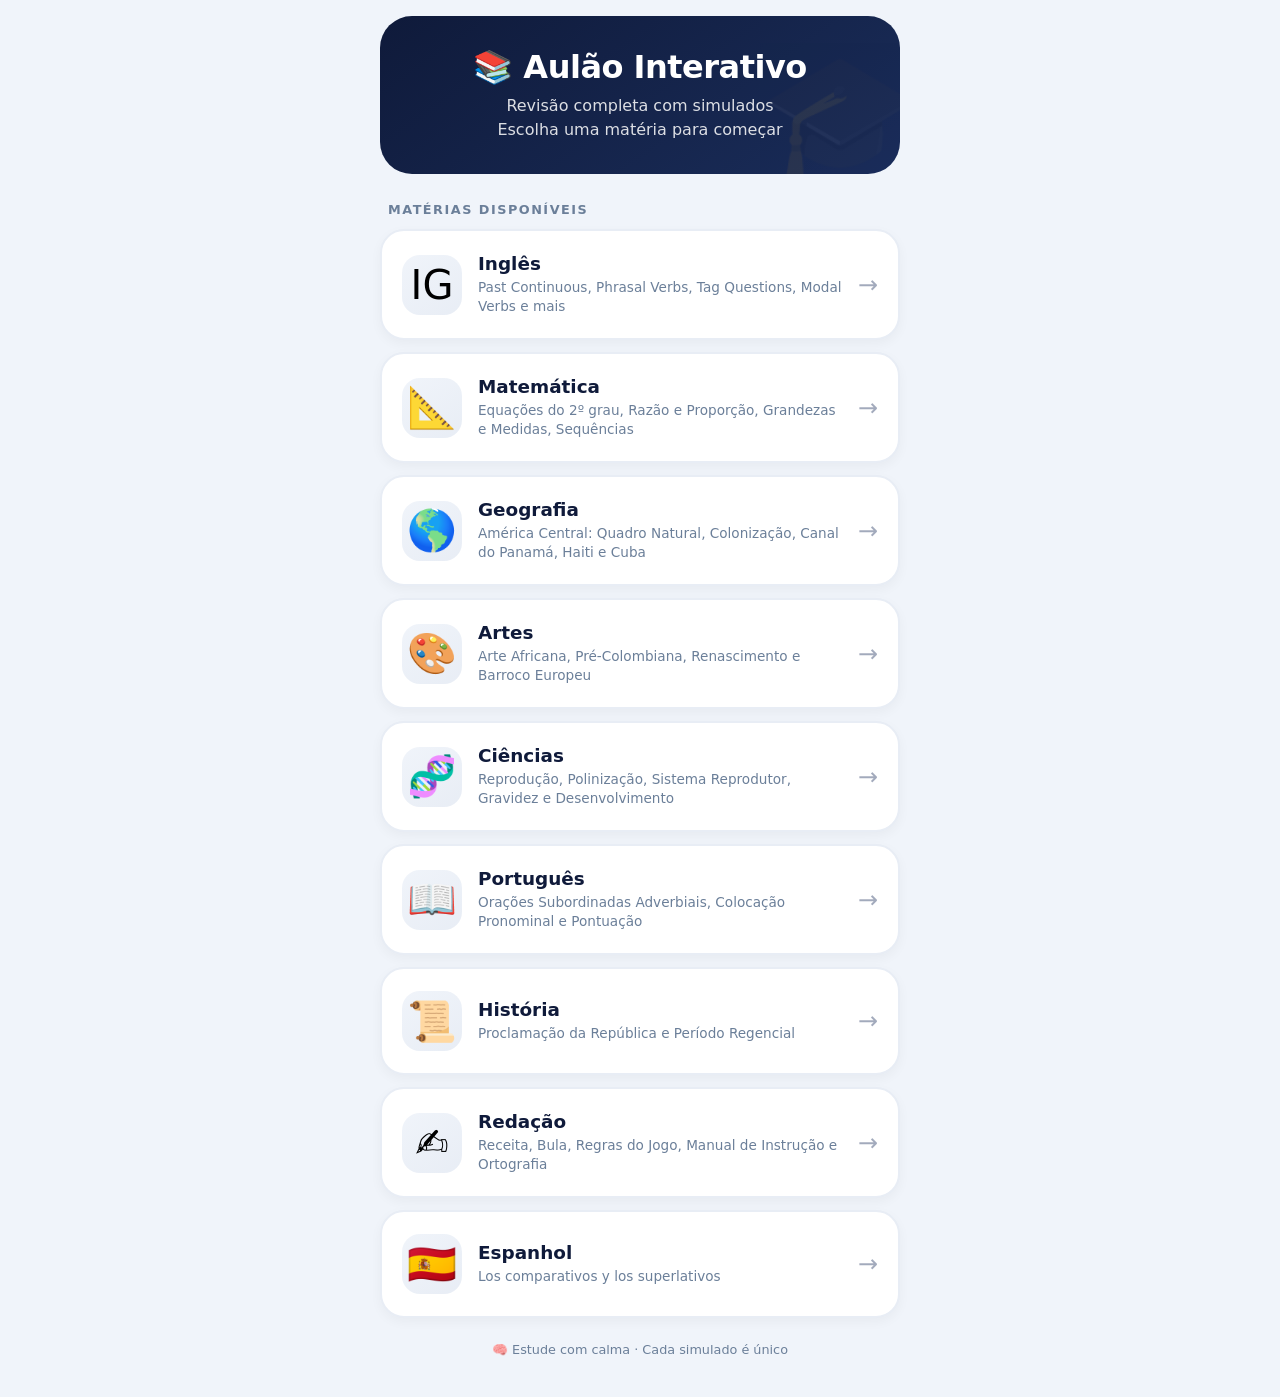
<file: index.html>
<!DOCTYPE html>
<html lang="pt-BR">
<head>
    <!-- ============================================================ -->
    <!-- GOOGLE ANALYTICS                                             -->
    <!-- ============================================================ -->
    <script async src="https://www.googletagmanager.com/gtag/js?id=G-EP4WJYRN0Q"></script>
    <script>
      window.dataLayer = window.dataLayer || [];
      function gtag(){dataLayer.push(arguments);}
      gtag('js', new Date());
      gtag('config', 'G-EP4WJYRN0Q');
    </script>

    <!-- ============================================================ -->
    <!-- META E TÍTULO                                                -->
    <!-- ============================================================ -->
    <meta charset="UTF-8">
    <meta name="viewport" content="width=device-width, initial-scale=1.0, maximum-scale=1.0, user-scalable=yes">
    <title>Aulão · Revisão Completa</title>
    <link rel="stylesheet" href="css/style.css">

    <!-- ============================================================ -->
    <!-- ESTILOS ESPECÍFICOS DA PÁGINA INICIAL                        -->
    <!-- ============================================================ -->
    <style>
        .materia-card {
            background: white;
            border-radius: 24px;
            padding: 22px 20px;
            margin-bottom: 12px;
            border: 2px solid #e8edf5;
            display: flex;
            align-items: center;
            gap: 16px;
            cursor: pointer;
            transition: all 0.2s ease;
            box-shadow: 0 4px 12px rgba(0, 0, 0, 0.04);
            text-decoration: none;
            color: inherit;
        }

        .materia-card:active {
            transform: scale(0.98);
        }

        .materia-card:hover {
            border-color: #1a2d5a;
            box-shadow: 0 8px 20px rgba(26, 45, 90, 0.12);
            transform: translateY(-2px);
        }

        .materia-card .icone {
            font-size: 2.5rem;
            width: 60px;
            height: 60px;
            display: flex;
            align-items: center;
            justify-content: center;
            background: linear-gradient(145deg, #f0f4fa, #e8edf5);
            border-radius: 18px;
            flex-shrink: 0;
        }

        .materia-card .info {
            flex: 1;
        }

        .materia-card .info h3 {
            font-size: 1.15rem;
            color: #0f1a3a;
            margin-bottom: 4px;
            font-weight: 700;
        }

        .materia-card .info p {
            font-size: 0.85rem;
            color: #6b7f99;
            line-height: 1.4;
        }

        .materia-card .seta {
            font-size: 1.5rem;
            color: #1a2d5a;
            opacity: 0.4;
        }

        .hero {
            background: linear-gradient(145deg, #0f1a3a, #1a2d5a);
            color: white;
            padding: 32px 24px;
            border-radius: 32px;
            margin-bottom: 28px;
            position: relative;
            overflow: hidden;
            text-align: center;
        }

        .hero::after {
            content: "🎓";
            position: absolute;
            right: -20px;
            bottom: -20px;
            font-size: 8rem;
            opacity: 0.08;
        }

        .hero h1 {
            font-size: 2rem;
            font-weight: 800;
            letter-spacing: -0.5px;
            margin-bottom: 8px;
        }

        .hero p {
            font-size: 1rem;
            opacity: 0.85;
            line-height: 1.5;
        }

        .secao-titulo {
            font-size: 0.8rem;
            font-weight: 700;
            color: #6b7f99;
            text-transform: uppercase;
            letter-spacing: 1.5px;
            margin-bottom: 12px;
            padding-left: 8px;
        }
    </style>
</head>
<body>
    <div class="container">
        <div class="hero">
            <h1>📚 Aulão Interativo</h1>
            <p>Revisão completa com simulados<br>Escolha uma matéria para começar</p>
        </div>

        <div class="secao-titulo">Matérias disponíveis</div>

        <div id="listaMaterias"></div>

        <div class="footer">
            🧠 Estude com calma · Cada simulado é único
        </div>
    </div>

    <script src="data/catalogo.js"></script>
    <script src="js/app.js"></script>
</body>
</html>
</file>
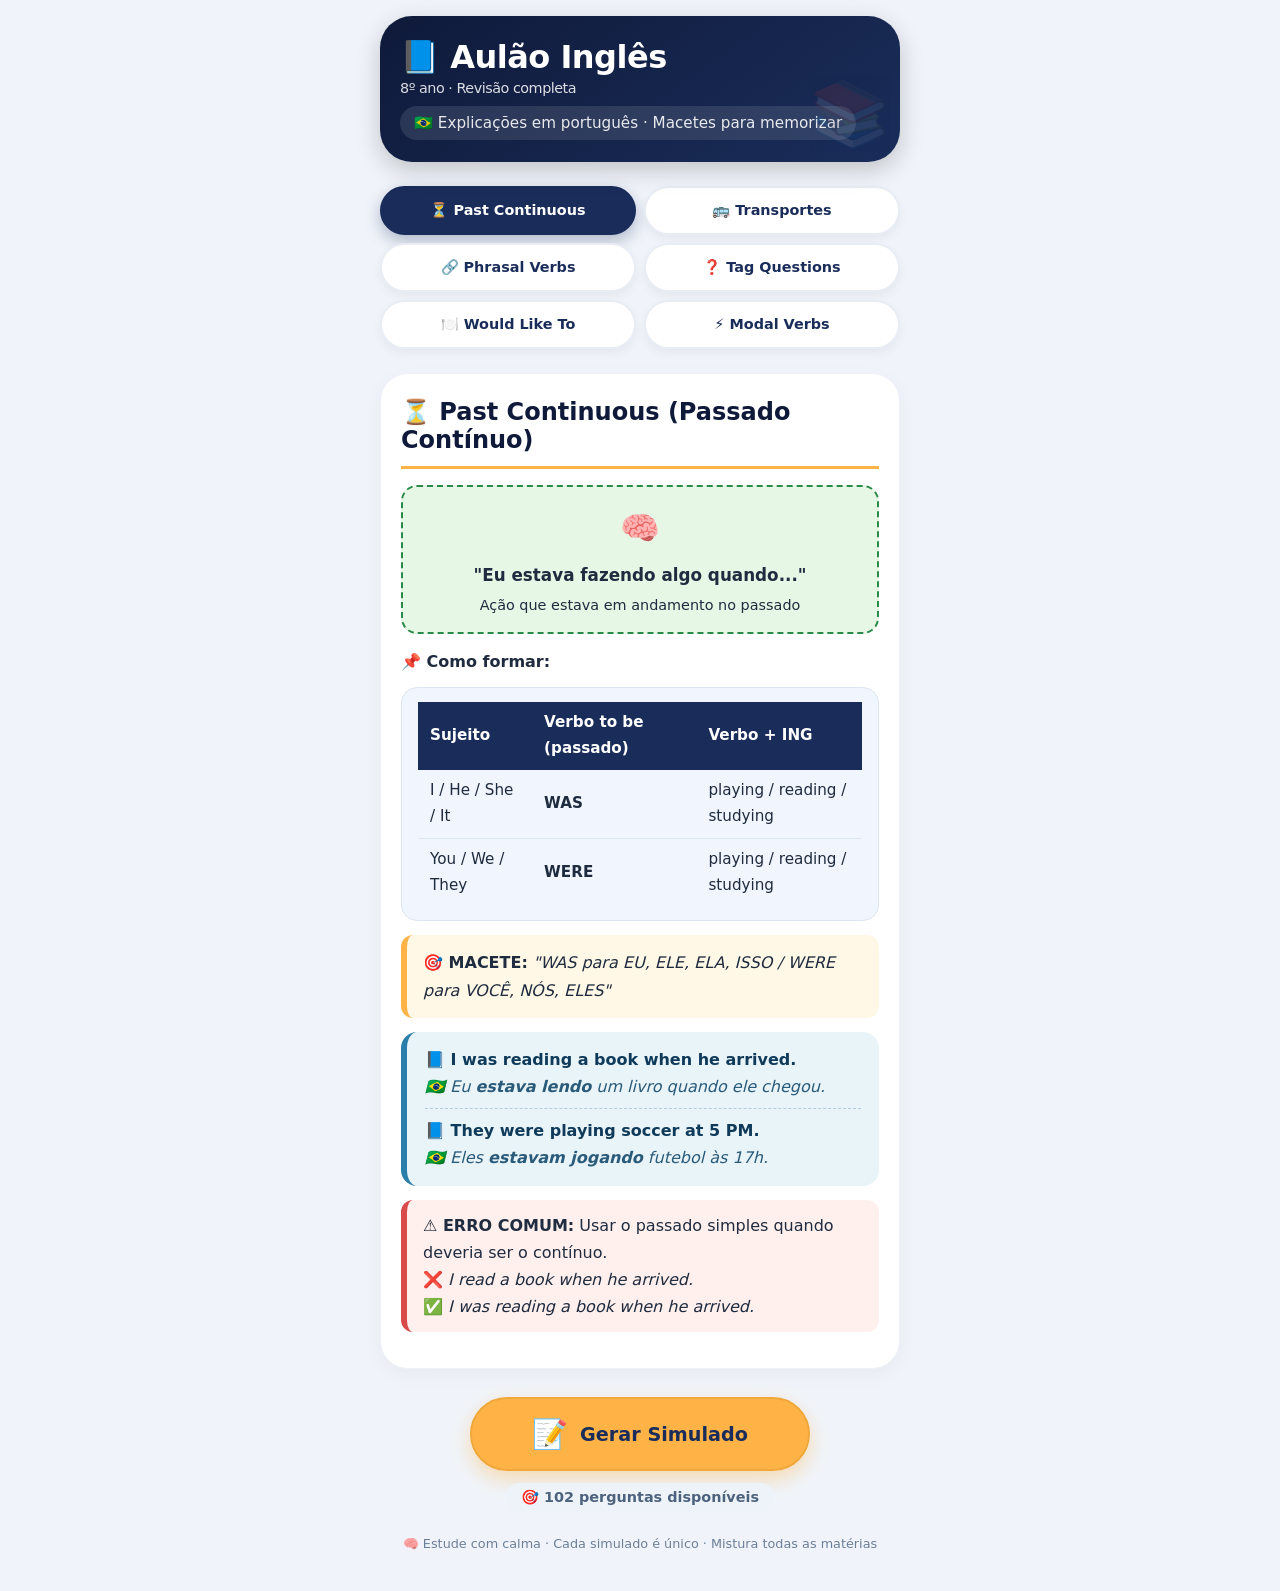
<file: Ingles.html>
<!DOCTYPE html>
<html lang="pt-BR">
<head>
    <meta charset="UTF-8">
    <meta name="viewport" content="width=device-width, initial-scale=1.0, maximum-scale=1.0, user-scalable=yes">
    <title>Aulão Inglês · 8º ano</title>
    <style>
        * {
            margin: 0;
            padding: 0;
            box-sizing: border-box;
            font-family: system-ui, -apple-system, 'Segoe UI', Roboto, sans-serif;
        }

        body {
            background: #f0f4fa;
            min-height: 100vh;
            padding: 16px 12px 40px;
            display: flex;
            flex-direction: column;
            align-items: center;
        }

        .container {
            max-width: 520px;
            width: 100%;
            margin: 0 auto;
        }

        .header {
            background: linear-gradient(145deg, #0f1a3a, #1a2d5a);
            color: white;
            padding: 22px 20px;
            border-radius: 32px;
            margin-bottom: 24px;
            box-shadow: 0 8px 24px rgba(0, 0, 0, 0.2);
            position: relative;
            overflow: hidden;
        }

        .header::after {
            content: "📚";
            position: absolute;
            right: 10px;
            bottom: 10px;
            font-size: 4rem;
            opacity: 0.1;
        }

        .header h1 {
            font-size: 2rem;
            font-weight: 800;
            letter-spacing: -0.5px;
            line-height: 1.2;
        }

        .header h1 small {
            font-size: 0.9rem;
            font-weight: 400;
            opacity: 0.85;
            display: block;
            margin-top: 4px;
        }

        .header .subtitle {
            margin-top: 8px;
            font-size: 0.95rem;
            opacity: 0.9;
            background: rgba(255, 255, 255, 0.12);
            padding: 8px 14px;
            border-radius: 40px;
            display: inline-block;
        }

        .materias-grid {
            display: flex;
            flex-wrap: wrap;
            gap: 8px;
            margin-bottom: 24px;
            justify-content: center;
        }

        .btn-materia {
            flex: 1 0 calc(50% - 8px);
            min-width: 120px;
            background: white;
            border: none;
            border-radius: 60px;
            padding: 14px 10px;
            font-weight: 700;
            font-size: 0.9rem;
            color: #1a2d5a;
            box-shadow: 0 4px 10px rgba(0, 0, 0, 0.05);
            transition: all 0.2s ease;
            border: 2px solid #e8edf5;
            display: flex;
            align-items: center;
            justify-content: center;
            gap: 8px;
            cursor: pointer;
            background: #ffffff;
        }

        .btn-materia:active {
            transform: scale(0.95);
        }

        .btn-materia.ativo {
            background: #1a2d5a;
            color: white;
            border-color: #1a2d5a;
            box-shadow: 0 6px 16px rgba(26, 45, 90, 0.3);
        }

        .explicacao-box {
            background: white;
            border-radius: 28px;
            padding: 24px 20px;
            margin-bottom: 28px;
            box-shadow: 0 6px 20px rgba(0, 0, 0, 0.04);
            border: 1px solid #eef2f7;
            min-height: 200px;
        }

        .explicacao-box h2 {
            font-size: 1.5rem;
            color: #0f1a3a;
            margin-bottom: 16px;
            display: flex;
            align-items: center;
            gap: 10px;
            border-bottom: 3px solid #ffb347;
            padding-bottom: 12px;
        }

        .explicacao-box .conteudo {
            font-size: 1rem;
            line-height: 1.7;
            color: #1f2b3e;
        }

        .explicacao-box .conteudo p {
            margin-bottom: 12px;
        }

        .dica-macet {
            background: #fff8e7;
            border-left: 6px solid #ffb347;
            padding: 14px 16px;
            border-radius: 12px;
            margin: 14px 0;
        }

        .tabela-regra {
            background: #f0f5fe;
            border-radius: 16px;
            padding: 14px 16px;
            margin: 12px 0;
            border: 1px solid #dce6f0;
            overflow-x: auto;
        }

        .tabela-regra table {
            width: 100%;
            border-collapse: collapse;
            font-size: 0.95rem;
        }

        .tabela-regra th {
            background: #1a2d5a;
            color: white;
            padding: 8px 12px;
            text-align: left;
        }

        .tabela-regra td {
            padding: 8px 12px;
            border-bottom: 1px solid #dce6f0;
        }

        .tabela-regra tr:last-child td {
            border-bottom: none;
        }

        .exemplo-box {
            background: #e8f4f8;
            border-radius: 16px;
            padding: 14px 18px;
            margin: 14px 0;
            border-left: 6px solid #2a7faa;
        }

        .exemplo-box .en {
            font-weight: 700;
            color: #0f3a5a;
        }

        .exemplo-box .pt {
            color: #2a5a7a;
            font-style: italic;
        }

        .erro-comum {
            background: #fff0ee;
            border-left: 6px solid #d94a4a;
            padding: 12px 16px;
            border-radius: 12px;
            margin: 12px 0;
        }

        .macete-box {
            background: #e6f7e6;
            border-radius: 16px;
            padding: 14px 18px;
            margin: 14px 0;
            border: 2px dashed #2a8a4a;
            text-align: center;
            font-size: 1.05rem;
        }

        .macete-box .emoji-grande {
            font-size: 2rem;
            display: block;
            margin-bottom: 6px;
        }

        .cores-destaque {
            display: flex;
            flex-wrap: wrap;
            gap: 8px;
            margin: 10px 0;
        }

        .cores-destaque span {
            padding: 4px 14px;
            border-radius: 30px;
            font-weight: 600;
            font-size: 0.9rem;
        }

        .cor-verde {
            background: #d4edda;
            color: #155724;
        }
        .cor-azul {
            background: #cce5ff;
            color: #004085;
        }
        .cor-amarelo {
            background: #fff3cd;
            color: #856404;
        }
        .cor-vermelho {
            background: #f8d7da;
            color: #721c24;
        }
        .cor-roxo {
            background: #e8d4f8;
            color: #5a2a7a;
        }

        .simulado-area {
            display: flex;
            flex-direction: column;
            align-items: center;
            gap: 12px;
            margin: 12px 0 20px;
        }

        .btn-simulado {
            background: #ffb347;
            border: none;
            border-radius: 60px;
            padding: 18px 28px;
            font-weight: 800;
            font-size: 1.2rem;
            color: #1a2d5a;
            box-shadow: 0 8px 20px rgba(255, 179, 71, 0.4);
            width: 100%;
            max-width: 340px;
            display: flex;
            align-items: center;
            justify-content: center;
            gap: 12px;
            transition: 0.15s;
            cursor: pointer;
            border: 2px solid #f0a83a;
        }

        .btn-simulado:active {
            transform: scale(0.95);
        }

        .btn-simulado span {
            font-size: 1.8rem;
        }

        .contador-simulado {
            text-align: center;
            font-size: 0.9rem;
            color: #4d627c;
            background: #eef3fa;
            padding: 6px 16px;
            border-radius: 30px;
            display: inline-block;
            font-weight: 600;
        }

        .simulado-container {
            background: white;
            border-radius: 28px;
            padding: 18px 16px;
            margin: 18px 0 10px;
            border: 1px solid #e4ebf3;
            box-shadow: 0 4px 16px rgba(0, 0, 0, 0.03);
        }

        .pergunta-item {
            padding: 16px 0;
            border-bottom: 1px solid #edf2f8;
        }

        .pergunta-item:last-child {
            border-bottom: none;
        }

        .pergunta-texto {
            font-weight: 700;
            color: #0f1a3a;
            margin-bottom: 10px;
            font-size: 1.05rem;
        }

        .pergunta-texto .tag-materia {
            font-size: 0.7rem;
            background: #e8edf5;
            padding: 2px 10px;
            border-radius: 20px;
            font-weight: 600;
            color: #4d627c;
            margin-left: 8px;
        }

        .opcoes {
            display: flex;
            flex-direction: column;
            gap: 6px;
            padding-left: 4px;
        }

        .opcao {
            display: flex;
            align-items: baseline;
            gap: 10px;
            font-size: 0.95rem;
            color: #1f314a;
            padding: 8px 12px;
            border-radius: 30px;
            background: #f8faff;
            border: 1px solid #eef2f7;
            transition: all 0.2s ease;
            cursor: pointer;
        }

        .opcao:hover {
            background: #eef3fa;
        }

        .opcao input[type="radio"] {
            accent-color: #1a2d5a;
            width: 18px;
            height: 18px;
            flex-shrink: 0;
            margin-top: 2px;
            cursor: pointer;
        }

        /* CORES DE FEEDBACK */
        .opcao.correta {
            background: #d4edda !important;
            border-color: #28a745 !important;
            border-width: 2px;
        }

        .opcao.errada {
            background: #f8d7da !important;
            border-color: #dc3545 !important;
            border-width: 2px;
        }

        .opcao.mostrar-correta {
            background: #d4edda !important;
            border-color: #28a745 !important;
            border-width: 2px;
        }

        .resultado-box {
            background: #f8f9fa;
            border-radius: 16px;
            padding: 16px 20px;
            margin: 16px 0 8px;
            text-align: center;
            border: 2px solid #dee2e6;
        }

        .resultado-box .nota {
            font-size: 2.2rem;
            font-weight: 800;
            color: #1a2d5a;
        }

        .resultado-box .mensagem {
            font-size: 1.1rem;
            margin-top: 6px;
            font-weight: 600;
        }

        .resultado-box .mensagem.muito-bom {
            color: #28a745;
        }
        .resultado-box .mensagem.bom {
            color: #17a2b8;
        }
        .resultado-box .mensagem.regular {
            color: #ffc107;
        }
        .resultado-box .mensagem.ruim {
            color: #dc3545;
        }

        .btn-corrigir {
            background: #28a745;
            border: none;
            color: white;
            padding: 14px 18px;
            border-radius: 40px;
            font-weight: 700;
            margin: 8px 0;
            width: 100%;
            cursor: pointer;
            transition: 0.15s;
            font-size: 1rem;
        }

        .btn-corrigir:active {
            opacity: 0.7;
            transform: scale(0.97);
        }

        .gabarito-btn {
            background: #1a2d5a;
            border: none;
            color: white;
            padding: 14px 18px;
            border-radius: 40px;
            font-weight: 700;
            margin: 12px 0 8px;
            width: 100%;
            cursor: pointer;
            transition: 0.15s;
            font-size: 1rem;
        }

        .gabarito-btn:active {
            opacity: 0.7;
            transform: scale(0.97);
        }

        .gabarito-btn.secundario {
            background: #6b7f99;
        }

        .footer {
            margin-top: 24px;
            font-size: 0.8rem;
            color: #6b7f99;
            text-align: center;
        }

        .hide {
            display: none;
        }

        @media (max-width: 420px) {
            .btn-materia {
                font-size: 0.8rem;
                padding: 12px 6px;
                min-width: 100px;
            }
            .header h1 {
                font-size: 1.6rem;
            }
            .explicacao-box {
                padding: 18px 14px;
            }
            .resultado-box .nota {
                font-size: 1.8rem;
            }
        }
    </style>
</head>
<body>
    <div class="container">

        <div class="header">
            <h1>📘 Aulão Inglês <small>8º ano · Revisão completa</small></h1>
            <div class="subtitle">🇧🇷 Explicações em português · Macetes para memorizar</div>
        </div>

        <div class="materias-grid" id="materiasGrid">
            <button class="btn-materia" data-materia="past">⏳ Past Continuous</button>
            <button class="btn-materia" data-materia="transport">🚌 Transportes</button>
            <button class="btn-materia" data-materia="phrasal">🔗 Phrasal Verbs</button>
            <button class="btn-materia" data-materia="tag">❓ Tag Questions</button>
            <button class="btn-materia" data-materia="would">🍽️ Would Like To</button>
            <button class="btn-materia" data-materia="modal">⚡ Modal Verbs</button>
        </div>

        <div class="explicacao-box" id="explicacaoBox">
            <h2 id="explicacaoTitulo">📖 Escolha um tópico</h2>
            <div class="conteudo" id="explicacaoConteudo">
                <p style="text-align: center; color: #4d627c; font-size: 1.1rem;">
                    👆 Clique em qualquer matéria acima<br>
                    para ver a explicação completa com <strong>macetes</strong>!
                </p>
                <div style="text-align: center; margin-top: 12px; font-size: 2.5rem;">🧠</div>
                <p style="text-align: center; color: #6b7f99; margin-top: 8px;">
                    Depois, role para baixo e faça os simulados
                </p>
            </div>
        </div>

        <div class="simulado-area">
            <button class="btn-simulado" id="gerarSimuladoBtn"><span>📝</span> Gerar Simulado</button>
            <span class="contador-simulado" id="contadorSimulado">🎯 Carregando perguntas...</span>
        </div>

        <div id="simuladoContainer" class="simulado-container hide">
            <div id="simuladoRender"></div>
            <button class="btn-corrigir" id="corrigirBtn">🔍 Corrigir Simulado</button>
            <button class="gabarito-btn secundario" id="novoSimuladoBtn">🔄 Novo simulado</button>
        </div>

        <div class="footer">🧠 Estude com calma · Cada simulado é único · Mistura todas as matérias</div>
    </div>

    <script>
        // ============================================================
        // BANCO DE PERGUNTAS
        // ============================================================
        var todasPerguntas = [];

        function adicionarPerguntas(lista, materia) {
            for (var i = 0; i < lista.length; i++) {
                todasPerguntas.push({
                    p: lista[i].p,
                    o: lista[i].o,
                    c: lista[i].c,
                    m: materia
                });
            }
        }

        var pastBase = [
            { p: 'I ___ (read) a book when he arrived.', o: ['was reading', 'were reading', 'read', 'am reading'], c: 0 },
            { p: 'They ___ (play) soccer at 5 PM yesterday.', o: ['was playing', 'were playing', 'played', 'play'], c: 1 },
            { p: 'She ___ (study) for the test all night.', o: ['was studying', 'were studying', 'studied', 'study'], c: 0 },
            { p: 'We ___ (watch) TV when the power went out.', o: ['was watching', 'were watching', 'watched', 'watch'],
            c: 1 },
            { p: 'He ___ (work) on his project at 10 AM.', o: ['was working', 'were working', 'worked', 'work'], c: 0 },
            { p: 'The kids ___ (sleep) when I called.', o: ['was sleeping', 'were sleeping', 'slept', 'sleep'], c: 1 },
            { p: 'It ___ (rain) heavily this morning.', o: ['was raining', 'were raining', 'rained', 'rain'], c: 0 },
            { p: 'My parents ___ (cook) dinner when I arrived.', o: ['was cooking', 'were cooking', 'cooked', 'cook'],
            c: 1 },
            { p: 'The teacher ___ (explain) the rule when the bell rang.', o: ['was explaining', 'were explaining',
                    'explained', 'explain'
                ], c: 0 },
            { p: 'I ___ (not do) my homework when you called.', o: ['was not doing', 'were not doing', 'did not do',
                    'do not'
                ], c: 0 },
            { p: 'They ___ (travel) to London in 2019?', o: ['Was they travelling', 'Were they travelling',
                    'Did they travel', 'Do they travel'
                ], c: 1 },
            { p: 'He ___ (run) in the park when he fell.', o: ['was running', 'were running', 'ran', 'run'], c: 0 },
            { p: 'We ___ (wait) for the bus when it started to rain.', o: ['was waiting', 'were waiting', 'waited',
                    'wait'
                ], c: 1 },
            { p: 'I ___ (make) lunch when the phone rang.', o: ['was making', 'were making', 'made', 'make'], c: 0 },
            { p: 'The birds ___ (sing) outside my window.', o: ['was singing', 'were singing', 'sang', 'sing'], c: 1 }
        ];

        var transportBase = [
            { p: 'Which means of transport travels on rails?', o: ['Bus', 'Train', 'Bicycle', 'Car'], c: 1 },
            { p: 'You can take a ___ to cross the river.', o: ['ferry', 'plane', 'taxi', 'subway'], c: 0 },
            { p: 'The fastest way to travel between countries is by ___.', o: ['ship', 'plane', 'bus', 'car'], c: 1 },
            { p: 'A ___ has two wheels and you pedal it.', o: ['motorcycle', 'bicycle', 'scooter', 'skateboard'], c: 1 },
            { p: 'In big cities, people often use the ___ to avoid traffic.', o: ['subway', 'bicycle', 'taxi', 'bus'],
            c: 0 },
            { p: 'A large ship that carries passengers is called a ___.', o: ['ferry', 'cruise ship', 'boat', 'yacht'],
            c: 1 },
            { p: 'You need a ticket to ride the ___.', o: ['bicycle', 'train', 'skateboard', 'walk'], c: 1 },
            { p: 'The ___ is used for short distances in the city.', o: ['taxi', 'plane', 'train', 'ship'], c: 0 },
            { p: 'Which of these is a means of air transport?', o: ['Helicopter', 'Subway', 'Ship', 'Truck'], c: 0 },
            { p: 'A vehicle that carries many people and follows a route is a ___.', o: ['taxi', 'bus', 'bicycle', 'car'],
            c: 1 }
        ];

        var phrasalBase = [
            { p: 'What does "turn on" mean?', o: ['Ligar', 'Desligar', 'Aumentar', 'Diminuir'], c: 0 },
            { p: 'To "give up" means to ___.', o: ['continuar', 'desistir', 'entregar', 'levantar'], c: 1 },
            { p: 'If you "look after" someone, you ___.', o: ['procurar', 'cuidar', 'encontrar', 'ignorar'], c: 1 },
            { p: '"Put off" means to ___.', o: ['colocar em', 'adiar', 'apagar', 'vestir'], c: 1 },
            { p: 'What is the meaning of "pick up"?', o: ['pegar', 'deixar', 'escolher', 'levantar'], c: 0 },
            { p: '"Run out of" means to ___.', o: ['esgotar', 'correr', 'sair', 'encontrar'], c: 0 },
            { p: 'To "find out" something is to ___.', o: ['descobrir', 'perder', 'esquecer', 'procurar'], c: 0 },
            { p: '"Get along" means to ___.', o: ['se dar bem', 'viajar', 'chegar', 'sair'], c: 0 },
            { p: 'What does "take off" mean?', o: ['decolar', 'tirar', 'colocar', 'descer'], c: 0 },
            { p: '"Break down" refers to a machine that ___.', o: ['quebra', 'funciona', 'liga', 'acelera'], c: 0 }
        ];

        var tagBase = [
            { p: 'You are a student, ___?', o: ['arent you', 'are you', 'dont you', 'do you'], c: 0 },
            { p: 'She can swim, ___?', o: ['can she', 'cant she', 'does she', 'doesnt she'], c: 1 },
            { p: 'They will come, ___?', o: ['will they', 'wont they', 'dont they', 'do they'], c: 1 },
            { p: 'Its raining, ___?', o: ['is it', 'isnt it', 'does it', 'doesnt it'], c: 1 },
            { p: 'You dont eat meat, ___?', o: ['dont you', 'do you', 'are you', 'arent you'], c: 1 },
            { p: 'We had a test, ___?', o: ['didnt we', 'did we', 'had we', 'hadnt we'], c: 0 },
            { p: 'He speaks English, ___?', o: ['does he', 'doesnt he', 'is he', 'isnt he'], c: 1 },
            { p: 'You were at home, ___?', o: ['werent you', 'were you', 'did you', 'didnt you'], c: 0 },
            { p: 'I am late, ___?', o: ['arent I', 'am I', 'am not I', 'are I'], c: 0 },
            { p: 'She has a car, ___?', o: ['has she', 'hasnt she', 'does she', 'doesnt she'], c: 3 }
        ];

        var wouldBase = [
            { p: 'I ___ like to visit Paris.', o: ['would', 'will', 'should', 'could'], c: 0 },
            { p: 'What ___ you like to drink?', o: ['would', 'will', 'do', 'can'], c: 0 },
            { p: 'She ___ like to become a doctor.', o: ['would', 'will', 'can', 'may'], c: 0 },
            { p: 'We ___ like to order pizza.', o: ['would', 'will', 'should', 'might'], c: 0 },
            { p: '___ you like to join us?', o: ['Would', 'Will', 'Can', 'Do'], c: 0 },
            { p: 'They ___ like to live near the beach.', o: ['would', 'will', 'could', 'shall'], c: 0 },
            { p: 'He ___ like to buy a new phone.', o: ['would', 'will', 'must', 'might'], c: 0 },
            { p: 'I ___ like to thank you for your help.', o: ['would', 'will', 'can', 'should'], c: 0 },
            { p: '___ you like some coffee?', o: ['Would', 'Will', 'Can', 'May'], c: 0 },
            { p: 'My parents ___ like to travel more.', o: ['would', 'will', 'could', 'might'], c: 0 }
        ];

        var modalBase = [
            { p: 'You ___ wear a seatbelt. (obrigacao)', o: ['must', 'can', 'may', 'could'], c: 0 },
            { p: 'She ___ play the piano very well. (habilidade)', o: ['can', 'must', 'should', 'may'], c: 0 },
            { p: '___ I open the window? (permissao)', o: ['May', 'Must', 'Should', 'Will'], c: 0 },
            { p: 'You ___ not smoke here. (proibicao)', o: ['must', 'may', 'can', 'could'], c: 0 },
            { p: 'He ___ arrive late. (possibilidade)', o: ['might', 'must', 'should', 'will'], c: 0 },
            { p: 'We ___ study more for the test. (conselho)', o: ['should', 'must', 'can', 'may'], c: 0 },
            { p: '___ you help me with this? (pedido)', o: ['Could', 'Must', 'Should', 'Will'], c: 0 },
            { p: 'It ___ rain later. (possibilidade)', o: ['may', 'must', 'should', 'will'], c: 0 },
            { p: 'You ___ finish your homework. (obrigacao)', o: ['must', 'can', 'may', 'could'], c: 0 },
            { p: 'They ___ speak three languages. (habilidade)', o: ['can', 'must', 'should', 'may'], c: 0 }
        ];

        adicionarPerguntas(pastBase, 'past');
        adicionarPerguntas(transportBase, 'transport');
        adicionarPerguntas(phrasalBase, 'phrasal');
        adicionarPerguntas(tagBase, 'tag');
        adicionarPerguntas(wouldBase, 'would');
        adicionarPerguntas(modalBase, 'modal');

        // Expande para 500
        var baseSize = todasPerguntas.length;
        var attempts = 0;
        var maxAttempts = 10000;

        function gerarVariacao(pergunta) {
            var sujeitos = ['I', 'You', 'He', 'She', 'We', 'They'];
            var novoTexto = pergunta.p;
            for (var i = 0; i < sujeitos.length; i++) {
                if (novoTexto.indexOf(sujeitos[i] + ' ') === 0) {
                    var novoIndice = (i + 1) % sujeitos.length;
                    novoTexto = novoTexto.replace(sujeitos[i] + ' ', sujeitos[novoIndice] + ' ');
                    break;
                }
            }
            if (novoTexto === pergunta.p) {
                if (pergunta.p.indexOf('You ') === 0) {
                    novoTexto = pergunta.p.replace('You ', 'I ');
                } else if (pergunta.p.indexOf('I ') === 0) {
                    novoTexto = pergunta.p.replace('I ', 'You ');
                } else if (pergunta.p.indexOf('She ') === 0) {
                    novoTexto = pergunta.p.replace('She ', 'He ');
                } else if (pergunta.p.indexOf('He ') === 0) {
                    novoTexto = pergunta.p.replace('He ', 'She ');
                }
            }
            return {
                p: novoTexto,
                o: pergunta.o.slice(),
                c: pergunta.c,
                m: pergunta.m
            };
        }

        while (todasPerguntas.length < 500 && attempts < maxAttempts) {
            attempts++;
            var idx = Math.floor(Math.random() * baseSize);
            var original = todasPerguntas[idx];
            var variacao = gerarVariacao(original);
            var existe = false;
            for (var j = 0; j < todasPerguntas.length; j++) {
                if (todasPerguntas[j].p === variacao.p && todasPerguntas[j].m === variacao.m) {
                    existe = true;
                    break;
                }
            }
            if (!existe && variacao.p !== original.p) {
                todasPerguntas.push(variacao);
            }
        }

        var extras = [
            { p: 'What is the past continuous of "eat"?', o: ['was eating', 'were eating', 'ate', 'eaten'], c: 0,
            m: 'past' },
            { p: 'Which is a phrasal verb?', o: ['turn off', 'run fast', 'jump high', 'eat slowly'], c: 0,
            m: 'phrasal' },
            { p: 'Tag question: You like pizza, ___?', o: ['dont you', 'do you', 'arent you', 'are you'], c: 0,
            m: 'tag' }
        ];
        for (var k = 0; k < extras.length && todasPerguntas.length < 500; k++) {
            var existe = false;
            for (var l = 0; l < todasPerguntas.length; l++) {
                if (todasPerguntas[l].p === extras[k].p) { existe = true; break; }
            }
            if (!existe) {
                todasPerguntas.push(extras[k]);
            }
        }

        // ============================================================
        // EXPLICAÇÕES
        // ============================================================
        var explicacoes = {
            past: {
                titulo: '⏳ Past Continuous (Passado Contínuo)',
                html: '<div class="macete-box"><span class="emoji-grande">🧠</span><strong>"Eu estava fazendo algo quando..."</strong><br><span style="font-size:0.9rem;">Ação que estava em andamento no passado</span></div><p><strong>📌 Como formar:</strong></p><div class="tabela-regra"><table><tr><th>Sujeito</th><th>Verbo to be (passado)</th><th>Verbo + ING</th></tr><tr><td>I / He / She / It</td><td><strong>WAS</strong></td><td>playing / reading / studying</td></tr><tr><td>You / We / They</td><td><strong>WERE</strong></td><td>playing / reading / studying</td></tr></table></div><div class="dica-macet"><strong>🎯 MACETE:</strong> <em>"WAS para EU, ELE, ELA, ISSO / WERE para VOCÊ, NÓS, ELES"</em></div><div class="exemplo-box"><div class="en">📘 I <strong>was reading</strong> a book when he arrived.</div><div class="pt">🇧🇷 Eu <strong>estava lendo</strong> um livro quando ele chegou.</div><hr style="margin:8px 0;border:0;border-top:1px dashed #b0cce0;"><div class="en">📘 They <strong>were playing</strong> soccer at 5 PM.</div><div class="pt">🇧🇷 Eles <strong>estavam jogando</strong> futebol às 17h.</div></div><div class="erro-comum"><strong>⚠️ ERRO COMUM:</strong> Usar o passado simples quando deveria ser o contínuo.<br>❌ <em>I read a book when he arrived.</em><br>✅ <em>I was reading a book when he arrived.</em></div>'
            },
            transport: {
                titulo: '🚌 Meios de Transporte',
                html: '<div class="macete-box"><span class="emoji-grande">🧠</span><strong>"Como você vai?"</strong><br><span style="font-size:0.9rem;">Use <strong>BY</strong> + meio de transporte</span></div><div class="tabela-regra"><table><tr><th>Português</th><th>Inglês</th><th>Exemplo</th></tr><tr><td>ônibus</td><td><strong>bus</strong></td><td>I go to school <strong>by bus</strong>.</td></tr><tr><td>trem</td><td><strong>train</strong></td><td>We travel <strong>by train</strong>.</td></tr><tr><td>avião</td><td><strong>plane</strong></td><td>She goes <strong>by plane</strong>.</td></tr><tr><td>metrô</td><td><strong>subway</strong></td><td>They take the <strong>subway</strong>.</td></tr></table></div><div class="dica-macet"><strong>🎯 MACETE:</strong> <em>"BY + transporte SEM artigo"</em><br>✅ by car · by bus · by plane · by train</div>'
            },
            phrasal: {
                titulo: '🔗 Phrasal Verbs',
                html: '<div class="macete-box"><span class="emoji-grande">🧠</span><strong>"Verbo + preposição = novo significado"</strong></div><div class="tabela-regra"><table><tr><th>Phrasal Verb</th><th>Significado</th></tr><tr><td><strong>turn on</strong></td><td>ligar</td></tr><tr><td><strong>give up</strong></td><td>desistir</td></tr><tr><td><strong>look after</strong></td><td>cuidar</td></tr><tr><td><strong>put off</strong></td><td>adiar</td></tr><tr><td><strong>pick up</strong></td><td>pegar / buscar</td></tr><tr><td><strong>run out of</strong></td><td>acabar</td></tr><tr><td><strong>find out</strong></td><td>descobrir</td></tr><tr><td><strong>take off</strong></td><td>decolar</td></tr></table></div>'
            },
            tag: {
                titulo: '❓ Tag Questions',
                html: '<div class="macete-box"><span class="emoji-grande">🧠</span><strong>"Não é mesmo?"</strong></div><div class="tabela-regra"><table><tr><th>Frase</th><th>Tag</th><th>Exemplo</th></tr><tr><td>Positiva</td><td>Negativa</td><td>You are a student, <strong>arent you?</strong></td></tr><tr><td>Negativa</td><td>Positiva</td><td>You arent a student, <strong>are you?</strong></td></tr></table></div><div class="dica-macet"><strong>🎯 MACETE:</strong> <em>"Positivo + negativo = pergunta; Negativo + positivo = pergunta"</em></div>'
            },
            would: {
                titulo: '🍽️ Would Like To',
                html: '<div class="macete-box"><span class="emoji-grande">🧠</span><strong>"Gostaria de..." (forma educada)</strong></div><div class="tabela-regra"><table><tr><th>Sujeito</th><th>Would like</th><th>To + verbo</th></tr><tr><td>I / You / She / We / They</td><td><strong>would like</strong></td><td>to visit / to eat / to go</td></tr></table></div><div class="exemplo-box"><div class="en">📘 I <strong>would like to</strong> visit Paris.</div><div class="pt">🇧🇷 Eu <strong>gostaria de</strong> visitar Paris.</div></div><div class="erro-comum"><strong>⚠️ ERRO COMUM:</strong> Esquecer o <em>to</em>.<br>❌ <em>I would like visit Paris.</em><br>✅ <em>I would like <strong>to</strong> visit Paris.</em></div>'
            },
            modal: {
                titulo: '⚡ Modal Verbs',
                html: '<div class="macete-box"><span class="emoji-grande">🧠</span><strong>"Verbos que dão tom à frase"</strong></div><div class="tabela-regra"><table><tr><th>Modal</th><th>Significado</th><th>Exemplo</th></tr><tr><td><strong>CAN</strong></td><td>habilidade</td><td>I <strong>can</strong> swim.</td></tr><tr><td><strong>COULD</strong></td><td>pedido educado</td><td><strong>Could</strong> you help me?</td></tr><tr><td><strong>MAY</strong></td><td>permissão</td><td><strong>May</strong> I come in?</td></tr><tr><td><strong>MUST</strong></td><td>obrigação</td><td>You <strong>must</strong> study.</td></tr><tr><td><strong>SHOULD</strong></td><td>conselho</td><td>You <strong>should</strong> eat well.</td></tr></table></div><div class="dica-macet"><strong>🎯 MACETE:</strong> <em>"CAN = consigo, MUST = tenho que, SHOULD = deveria"</em></div><div class="erro-comum"><strong>⚠️ ERRO COMUM:</strong> Usar <em>to</em> depois do modal.<br>❌ <em>She can to play.</em><br>✅ <em>She can play.</em></div>'
            }
        };

        // ============================================================
        // UI
        // ============================================================
        var explicacaoTitulo = document.getElementById('explicacaoTitulo');
        var explicacaoConteudo = document.getElementById('explicacaoConteudo');
        var materiasBtns = document.querySelectorAll('.btn-materia');
        var simuladoContainer = document.getElementById('simuladoContainer');
        var simuladoRender = document.getElementById('simuladoRender');
        var contador = document.getElementById('contadorSimulado');
        var corrigirBtn = document.getElementById('corrigirBtn');

        // MATÉRIAS
        for (var i = 0; i < materiasBtns.length; i++) {
            (function(idx) {
                var btn = materiasBtns[idx];
                btn.addEventListener('click', function() {
                    var materia = this.getAttribute('data-materia');
                    for (var j = 0; j < materiasBtns.length; j++) {
                        materiasBtns[j].classList.remove('ativo');
                    }
                    this.classList.add('ativo');
                    if (explicacoes[materia]) {
                        explicacaoTitulo.textContent = explicacoes[materia].titulo;
                        explicacaoConteudo.innerHTML = explicacoes[materia].html;
                    }
                    document.getElementById('explicacaoBox').scrollIntoView({ behavior: 'smooth', block: 'start' });
                });
            })(i);
        }

        // ============================================================
        // SIMULADO
        // ============================================================
        var perguntasAtuais = [];

        function gerarSimuladoMisturado() {
            var porMateria = {
                past: [],
                transport: [],
                phrasal: [],
                tag: [],
                would: [],
                modal: []
            };

            for (var i = 0; i < todasPerguntas.length; i++) {
                var q = todasPerguntas[i];
                if (porMateria[q.m]) {
                    porMateria[q.m].push(q);
                }
            }

            var selecionadas = [];
            var materiasKeys = ['past', 'transport', 'phrasal', 'tag', 'would', 'modal'];

            for (var j = 0; j < materiasKeys.length; j++) {
                var lista = porMateria[materiasKeys[j]];
                if (lista && lista.length > 0) {
                    var shuffled = lista.slice();
                    for (var k = shuffled.length - 1; k > 0; k--) {
                        var r = Math.floor(Math.random() * (k + 1));
                        var temp = shuffled[k];
                        shuffled[k] = shuffled[r];
                        shuffled[r] = temp;
                    }
                    var qtd = Math.floor(Math.random() * 2) + 3;
                    if (qtd > shuffled.length) qtd = shuffled.length;
                    for (var l = 0; l < qtd; l++) {
                        selecionadas.push(shuffled[l]);
                    }
                }
            }

            while (selecionadas.length < 20) {
                var restantes = [];
                for (var m = 0; m < todasPerguntas.length; m++) {
                    var encontrado = false;
                    for (var n = 0; n < selecionadas.length; n++) {
                        if (selecionadas[n] === todasPerguntas[m]) {
                            encontrado = true;
                            break;
                        }
                    }
                    if (!encontrado) restantes.push(todasPerguntas[m]);
                }
                if (restantes.length === 0) break;
                var rand = Math.floor(Math.random() * restantes.length);
                selecionadas.push(restantes[rand]);
            }

            for (var o = selecionadas.length - 1; o > 0; o--) {
                var r2 = Math.floor(Math.random() * (o + 1));
                var temp2 = selecionadas[o];
                selecionadas[o] = selecionadas[r2];
                selecionadas[r2] = temp2;
            }

            return selecionadas.slice(0, 20);
        }

        function renderizarSimulado(perguntas) {
            perguntasAtuais = perguntas;
            var html = '<div style="margin-bottom:12px;display:flex;justify-content:space-between;align-items:center;flex-wrap:wrap;">';
            html += '<span style="font-weight:700;font-size:1.1rem;">📌 Simulado · 20 perguntas</span>';
            html += '<span style="font-size:0.8rem;background:#eef3fa;padding:4px 12px;border-radius:20px;">📚 Todas as matérias</span>';
            html += '</div>';

            for (var i = 0; i < perguntas.length; i++) {
                var p = perguntas[i];
                var letras = ['A', 'B', 'C', 'D'];
                var nomeMateria = {
                    past: 'Past Continuous',
                    transport: 'Transportes',
                    phrasal: 'Phrasal Verbs',
                    tag: 'Tag Questions',
                    would: 'Would Like To',
                    modal: 'Modal Verbs'
                };
                var materiaLabel = nomeMateria[p.m] || p.m;
                html += '<div class="pergunta-item" data-pergunta="' + i + '">';
                html += '<div class="pergunta-texto">' + (i + 1) + '. ' + p.p + ' <span class="tag-materia">' + materiaLabel +
                    '</span></div>';
                html += '<div class="opcoes" id="opcoes-' + i + '">';
                for (var j = 0; j < p.o.length; j++) {
                    html += '<label class="opcao" id="opcao-' + i + '-' + j + '">';
                    html += '<input type="radio" name="q' + i + '" value="' + j + '"> ';
                    html += letras[j] + '. ' + p.o[j];
                    html += '</label>';
                }
                html += '</div>';
                html += '</div>';
            }

            simuladoRender.innerHTML = html;
            simuladoContainer.classList.remove('hide');

            // Remove resultado anterior se existir
            var resultadoAntigo = document.querySelector('.resultado-box');
            if (resultadoAntigo) resultadoAntigo.remove();

            // Mostra o botão corrigir
            corrigirBtn.style.display = 'block';
            corrigirBtn.textContent = '🔍 Corrigir Simulado';
        }

        // ============================================================
        // CORREÇÃO AUTOMÁTICA
        // ============================================================
        function corrigirSimulado() {
            var acertos = 0;
            var total = perguntasAtuais.length;

            for (var i = 0; i < total; i++) {
                var opcoes = document.querySelectorAll('#opcoes-' + i + ' .opcao');
                var selecionado = document.querySelector('input[name="q' + i + '"]:checked');
                var correta = perguntasAtuais[i].c;

                // Remove classes anteriores
                for (var j = 0; j < opcoes.length; j++) {
                    opcoes[j].classList.remove('correta', 'errada', 'mostrar-correta');
                }

                if (selecionado) {
                    var escolha = parseInt(selecionado.value);
                    if (escolha === correta) {
                        // ACERTOU - marca só a correta em verde
                        opcoes[correta].classList.add('correta');
                        acertos++;
                    } else {
                        // ERROU - marca a escolhida em vermelho e a correta em verde
                        opcoes[escolha].classList.add('errada');
                        opcoes[correta].classList.add('mostrar-correta');
                    }
                } else {
                    // NÃO RESPONDEU - mostra a correta em verde
                    opcoes[correta].classList.add('mostrar-correta');
                }
            }

            // Mostra resultado
            var resultadoHtml = '<div class="resultado-box">';
            resultadoHtml += '<div class="nota">' + acertos + '/' + total + '</div>';

            var percentual = (acertos / total) * 100;
            var mensagem = '';
            var classe = '';

            if (percentual >= 90) {
                mensagem = '🌟 Excelente! Você é um gênio do inglês!';
                classe = 'muito-bom';
            } else if (percentual >= 70) {
                mensagem = '👏 Muito bom! Continue praticando!';
                classe = 'bom';
            } else if (percentual >= 50) {
                mensagem = '📚 Bom! Revise os tópicos que errou.';
                classe = 'regular';
            } else {
                mensagem = '💪 Continue estudando! Você vai melhorar!';
                classe = 'ruim';
            }

            resultadoHtml += '<div class="mensagem ' + classe + '">' + mensagem + '</div>';
            resultadoHtml += '</div>';

            // Remove resultado anterior e insere novo
            var resultadoAntigo = document.querySelector('.resultado-box');
            if (resultadoAntigo) resultadoAntigo.remove();

            var container = document.getElementById('simuladoRender');
            container.insertAdjacentHTML('beforeend', resultadoHtml);

            // Muda o texto do botão
            corrigirBtn.textContent = '✅ Já corrigido';
            corrigirBtn.style.background = '#6c757d';
            corrigirBtn.style.cursor = 'default';
            corrigirBtn.disabled = true;
        }

        // ============================================================
        // EVENTOS
        // ============================================================
        document.getElementById('gerarSimuladoBtn').addEventListener('click', function() {
            var perguntas = gerarSimuladoMisturado();
            renderizarSimulado(perguntas);
            simuladoContainer.scrollIntoView({ behavior: 'smooth', block: 'start' });
            // Reativa o botão corrigir
            corrigirBtn.style.display = 'block';
            corrigirBtn.textContent = '🔍 Corrigir Simulado';
            corrigirBtn.style.background = '#28a745';
            corrigirBtn.style.cursor = 'pointer';
            corrigirBtn.disabled = false;
        });

        corrigirBtn.addEventListener('click', function() {
            if (!this.disabled) {
                corrigirSimulado();
            }
        });

        document.getElementById('novoSimuladoBtn').addEventListener('click', function() {
            var perguntas = gerarSimuladoMisturado();
            renderizarSimulado(perguntas);
            // Reativa o botão corrigir
            corrigirBtn.style.display = 'block';
            corrigirBtn.textContent = '🔍 Corrigir Simulado';
            corrigirBtn.style.background = '#28a745';
            corrigirBtn.style.cursor = 'pointer';
            corrigirBtn.disabled = false;
        });

        // ============================================================
        // INICIALIZAÇÃO
        // ============================================================
        contador.textContent = '🎯 ' + todasPerguntas.length + ' perguntas disponíveis';

        document.querySelector('.btn-materia[data-materia="past"]').classList.add('ativo');
        explicacaoTitulo.textContent = explicacoes.past.titulo;
        explicacaoConteudo.innerHTML = explicacoes.past.html;
    </script>
</body>
</html>
</file>
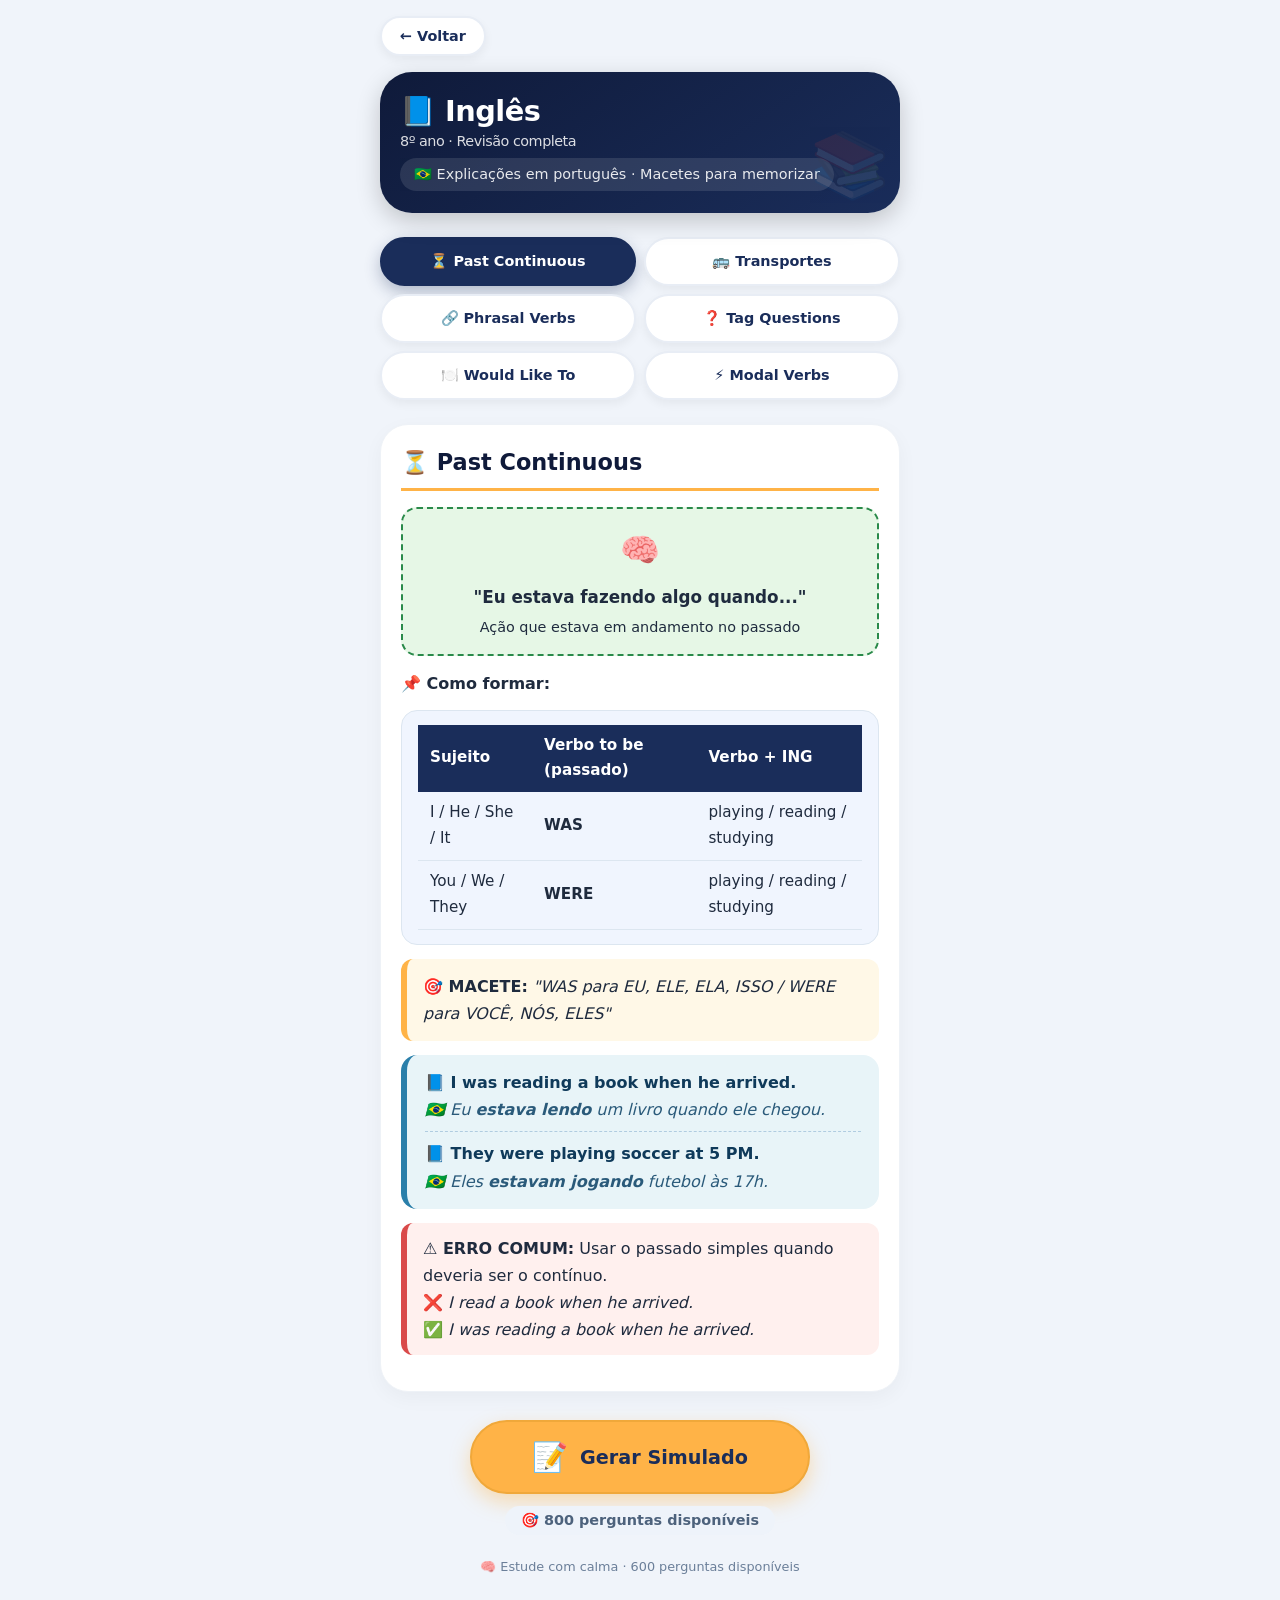
<file: materia.html>
<!DOCTYPE html>
<html lang="pt-BR">
<head>
    <!-- ============================================================ -->
    <!-- GOOGLE ANALYTICS                                             -->
    <!-- ============================================================ -->
    <script async src="https://www.googletagmanager.com/gtag/js?id=G-EP4WJYRN0Q"></script>
    <script>
      window.dataLayer = window.dataLayer || [];
      function gtag(){dataLayer.push(arguments);}
      gtag('js', new Date());
      gtag('config', 'G-EP4WJYRN0Q');
    </script>

    <!-- ============================================================ -->
    <!-- META E TÍTULO                                                -->
    <!-- ============================================================ -->
    <meta charset="UTF-8">
    <meta name="viewport" content="width=device-width, initial-scale=1.0, maximum-scale=1.0, user-scalable=yes">
    <title>Carregando...</title>
    <link rel="stylesheet" href="css/style.css">
</head>
<body>
    <div class="container">
        <a href="index.html" class="btn-voltar">← Voltar</a>

        <div class="header" id="headerMateria">
            <h1 id="tituloMateria">📘 Carregando...</h1>
            <div class="subtitle" id="subtituloMateria">Aguarde...</div>
        </div>

        <div class="materias-grid" id="topicosGrid"></div>

        <div class="explicacao-box" id="explicacaoBox">
            <h2 id="explicacaoTitulo">📖 Escolha um tópico</h2>
            <div class="conteudo" id="explicacaoConteudo">
                <p style="text-align: center; color: #4d627c;">
                    👆 Clique em um tópico acima para ver a explicação
                </p>
            </div>
        </div>

        <div class="simulado-area">
            <button class="btn-simulado" id="gerarSimuladoBtn">
                <span>📝</span> Gerar Simulado
            </button>
            <span class="contador-simulado" id="contadorSimulado">🎯 Carregando...</span>
        </div>

        <div id="simuladoContainer" class="simulado-container hide">
            <div id="simuladoRender"></div>
            <button class="btn-pular" id="pularNaoRespondidaBtn" style="display: none;">
                ⏭️ Ir para questão não respondida
            </button>
            <button class="btn-corrigir" id="corrigirBtn">🔍 Corrigir Simulado</button>
            <button class="gabarito-btn secundario" id="novoSimuladoBtn">🔄 Novo simulado</button>
        </div>

        <div class="footer" id="footerMateria"></div>
    </div>

    <script>
        (async function() {
            const params = new URLSearchParams(window.location.search);
            const materiaId = params.get('m') || 'ingles';

            console.log('🔍 Carregando matéria:', materiaId);

            // ============================================================
            // ENVIA EVENTO PARA O GOOGLE ANALYTICS
            // ============================================================
            if (typeof gtag === 'function') {
                gtag('event', 'abrir_materia', {
                    'materia': materiaId,
                    'pagina': window.location.pathname
                });
            }

            function carregarScript(src) {
                return new Promise((resolve, reject) => {
                    const script = document.createElement('script');
                    script.src = src;
                    script.onload = () => {
                        console.log('✅ Script carregado:', src);
                        resolve();
                    };
                    script.onerror = () => {
                        console.error('❌ Erro ao carregar:', src);
                        reject(new Error('Falha ao carregar ' + src));
                    };
                    document.body.appendChild(script);
                });
            }

            try {
                await carregarScript(`data/${materiaId}.js`);

                if (!window.MATERIA_ATUAL) {
                    throw new Error('MATERIA_ATUAL não foi definida');
                }

                console.log('✅ Matéria carregada:', window.MATERIA_ATUAL.nome);

                await carregarScript('js/engine.js');

                if (typeof window.iniciarMateria !== 'function') {
                    throw new Error('iniciarMateria não está disponível');
                }

                console.log('✅ Motor carregado');

                window.iniciarMateria(window.MATERIA_ATUAL);

            } catch (erro) {
                console.error('❌ Erro:', erro);
                document.getElementById('tituloMateria').textContent = '❌ Erro ao carregar';
                document.getElementById('subtituloMateria').textContent = 
                    'Matéria "' + materiaId + '" não encontrada.';
            }
        })();
    </script>
</body>
</html>
</file>
<file: css/style.css>
* {
    margin: 0;
    padding: 0;
    box-sizing: border-box;
    font-family: system-ui, -apple-system, 'Segoe UI', Roboto, sans-serif;
}

body {
    background: #f0f4fa;
    min-height: 100vh;
    padding: 16px 12px 40px;
    display: flex;
    flex-direction: column;
    align-items: center;
}

.container {
    max-width: 520px;
    width: 100%;
    margin: 0 auto;
}

/* BOTÃO VOLTAR */
.btn-voltar {
    display: inline-flex;
    align-items: center;
    gap: 6px;
    background: white;
    color: #1a2d5a;
    text-decoration: none;
    padding: 10px 18px;
    border-radius: 40px;
    font-weight: 600;
    font-size: 0.9rem;
    margin-bottom: 16px;
    box-shadow: 0 4px 10px rgba(0, 0, 0, 0.05);
    border: 2px solid #e8edf5;
    transition: all 0.2s ease;
}

.btn-voltar:active {
    transform: scale(0.95);
}

/* HEADER */
.header {
    background: linear-gradient(145deg, #0f1a3a, #1a2d5a);
    color: white;
    padding: 22px 20px;
    border-radius: 32px;
    margin-bottom: 24px;
    box-shadow: 0 8px 24px rgba(0, 0, 0, 0.2);
    position: relative;
    overflow: hidden;
}

.header::after {
    content: "📚";
    position: absolute;
    right: 10px;
    bottom: 10px;
    font-size: 4rem;
    opacity: 0.1;
}

.header h1 {
    font-size: 1.8rem;
    font-weight: 800;
    letter-spacing: -0.5px;
    line-height: 1.2;
}

.header h1 small {
    font-size: 0.9rem;
    font-weight: 400;
    opacity: 0.85;
    display: block;
    margin-top: 4px;
}

.header .subtitle {
    margin-top: 8px;
    font-size: 0.9rem;
    opacity: 0.9;
    background: rgba(255, 255, 255, 0.12);
    padding: 8px 14px;
    border-radius: 40px;
    display: inline-block;
}

/* MATÉRIAS/GRID */
.materias-grid {
    display: flex;
    flex-wrap: wrap;
    gap: 8px;
    margin-bottom: 24px;
    justify-content: center;
}

.btn-materia {
    flex: 1 0 calc(50% - 8px);
    min-width: 120px;
    background: white;
    border: none;
    border-radius: 60px;
    padding: 14px 10px;
    font-weight: 700;
    font-size: 0.9rem;
    color: #1a2d5a;
    box-shadow: 0 4px 10px rgba(0, 0, 0, 0.05);
    transition: all 0.2s ease;
    border: 2px solid #e8edf5;
    display: flex;
    align-items: center;
    justify-content: center;
    gap: 8px;
    cursor: pointer;
}

.btn-materia:active {
    transform: scale(0.95);
}

.btn-materia.ativo {
    background: #1a2d5a;
    color: white;
    border-color: #1a2d5a;
    box-shadow: 0 6px 16px rgba(26, 45, 90, 0.3);
}

/* EXPLICAÇÃO */
.explicacao-box {
    background: white;
    border-radius: 28px;
    padding: 24px 20px;
    margin-bottom: 28px;
    box-shadow: 0 6px 20px rgba(0, 0, 0, 0.04);
    border: 1px solid #eef2f7;
    min-height: 200px;
}

.explicacao-box h2 {
    font-size: 1.4rem;
    color: #0f1a3a;
    margin-bottom: 16px;
    display: flex;
    align-items: center;
    gap: 10px;
    border-bottom: 3px solid #ffb347;
    padding-bottom: 12px;
}

.explicacao-box .conteudo {
    font-size: 1rem;
    line-height: 1.7;
    color: #1f2b3e;
}

.explicacao-box .conteudo p {
    margin-bottom: 12px;
}

/* DICAS/MACETES */
.dica-macet {
    background: #fff8e7;
    border-left: 6px solid #ffb347;
    padding: 14px 16px;
    border-radius: 12px;
    margin: 14px 0;
}

.tabela-regra {
    background: #f0f5fe;
    border-radius: 16px;
    padding: 14px 16px;
    margin: 12px 0;
    border: 1px solid #dce6f0;
    overflow-x: auto;
}

.tabela-regra table {
    width: 100%;
    border-collapse: collapse;
    font-size: 0.95rem;
}

.tabela-regra th {
    background: #1a2d5a;
    color: white;
    padding: 8px 12px;
    text-align: left;
}

.tabela-regra td {
    padding: 8px 12px;
    border-bottom: 1px solid #dce6f0;
}

.exemplo-box {
    background: #e8f4f8;
    border-radius: 16px;
    padding: 14px 18px;
    margin: 14px 0;
    border-left: 6px solid #2a7faa;
}

.exemplo-box .en {
    font-weight: 700;
    color: #0f3a5a;
}

.exemplo-box .pt {
    color: #2a5a7a;
    font-style: italic;
}

.erro-comum {
    background: #fff0ee;
    border-left: 6px solid #d94a4a;
    padding: 12px 16px;
    border-radius: 12px;
    margin: 12px 0;
}

.macete-box {
    background: #e6f7e6;
    border-radius: 16px;
    padding: 14px 18px;
    margin: 14px 0;
    border: 2px dashed #2a8a4a;
    text-align: center;
    font-size: 1.05rem;
}

.macete-box .emoji-grande {
    font-size: 2rem;
    display: block;
    margin-bottom: 6px;
}

/* SIMULADO */
.simulado-area {
    display: flex;
    flex-direction: column;
    align-items: center;
    gap: 12px;
    margin: 12px 0 20px;
}

.btn-simulado {
    background: #ffb347;
    border: none;
    border-radius: 60px;
    padding: 18px 28px;
    font-weight: 800;
    font-size: 1.2rem;
    color: #1a2d5a;
    box-shadow: 0 8px 20px rgba(255, 179, 71, 0.4);
    width: 100%;
    max-width: 340px;
    display: flex;
    align-items: center;
    justify-content: center;
    gap: 12px;
    transition: 0.15s;
    cursor: pointer;
    border: 2px solid #f0a83a;
}

.btn-simulado:active {
    transform: scale(0.95);
}

.btn-simulado span {
    font-size: 1.8rem;
}

.contador-simulado {
    text-align: center;
    font-size: 0.9rem;
    color: #4d627c;
    background: #eef3fa;
    padding: 6px 16px;
    border-radius: 30px;
    display: inline-block;
    font-weight: 600;
}

.simulado-container {
    background: white;
    border-radius: 28px;
    padding: 18px 16px;
    margin: 18px 0 10px;
    border: 1px solid #e4ebf3;
    box-shadow: 0 4px 16px rgba(0, 0, 0, 0.03);
}

.pergunta-item {
    padding: 16px 12px;
    border-bottom: 1px solid #edf2f8;
    border-radius: 16px;
    transition: all 0.3s ease;
}

.pergunta-item:last-child {
    border-bottom: none;
}

.pergunta-texto {
    font-weight: 700;
    color: #0f1a3a;
    margin-bottom: 10px;
    font-size: 1.05rem;
}

.pergunta-texto .tag-materia {
    font-size: 0.7rem;
    background: #e8edf5;
    padding: 2px 10px;
    border-radius: 20px;
    font-weight: 600;
    color: #4d627c;
    margin-left: 8px;
}

.opcoes {
    display: flex;
    flex-direction: column;
    gap: 6px;
    padding-left: 4px;
}

.opcao {
    display: flex;
    align-items: baseline;
    gap: 10px;
    font-size: 0.95rem;
    color: #1f314a;
    padding: 8px 12px;
    border-radius: 30px;
    background: #f8faff;
    border: 1px solid #eef2f7;
    transition: all 0.2s ease;
    cursor: pointer;
}

.opcao input[type="radio"] {
    accent-color: #1a2d5a;
    width: 18px;
    height: 18px;
    flex-shrink: 0;
    margin-top: 2px;
    cursor: pointer;
}

.opcao.correta {
    background: #d4edda !important;
    border-color: #28a745 !important;
    border-width: 2px;
}

.opcao.errada {
    background: #f8d7da !important;
    border-color: #dc3545 !important;
    border-width: 2px;
}

.opcao.mostrar-correta {
    background: #d4edda !important;
    border-color: #28a745 !important;
    border-width: 2px;
}

/* DESTAQUE NA PERGUNTA PULADA */
.pergunta-item.destaque {
    background: #fff8e7;
    box-shadow: 0 0 0 3px #ffb347;
    animation: piscar 1s ease-in-out 2;
    scroll-margin-top: 20px;
}

@keyframes piscar {
    0%, 100% { background: #fff8e7; }
    50% { background: #ffe9b8; }
}

/* AVISO DE QUESTÕES FALTANDO */
.aviso-faltando {
    background: #fff3cd;
    border-left: 6px solid #ffb347;
    padding: 14px 16px;
    border-radius: 12px;
    margin: 12px 0 16px;
    color: #856404;
    font-weight: 600;
    font-size: 0.95rem;
    line-height: 1.5;
}

.aviso-faltando strong {
    color: #856404;
}

.aviso-faltando small {
    display: block;
    font-weight: 400;
    margin-top: 4px;
    font-size: 0.85rem;
    opacity: 0.85;
}

/* RESULTADO */
.resultado-box {
    background: #f8f9fa;
    border-radius: 16px;
    padding: 16px 20px;
    margin: 16px 0 8px;
    text-align: center;
    border: 2px solid #dee2e6;
}

.resultado-box .nota {
    font-size: 2.2rem;
    font-weight: 800;
    color: #1a2d5a;
}

.resultado-box .mensagem {
    font-size: 1.1rem;
    margin-top: 6px;
    font-weight: 600;
}

.muito-bom { color: #28a745; }
.bom { color: #17a2b8; }
.regular { color: #ffc107; }
.ruim { color: #dc3545; }

/* BOTÕES */
.btn-corrigir {
    background: #28a745;
    border: none;
    color: white;
    padding: 14px 18px;
    border-radius: 40px;
    font-weight: 700;
    margin: 8px 0;
    width: 100%;
    cursor: pointer;
    font-size: 1rem;
    transition: 0.15s;
}

.btn-corrigir:active {
    transform: scale(0.97);
}

.btn-pular {
    background: #ffb347;
    border: 2px solid #f0a83a;
    color: #1a2d5a;
    padding: 14px 18px;
    border-radius: 40px;
    font-weight: 700;
    margin: 8px 0;
    width: 100%;
    cursor: pointer;
    font-size: 1rem;
    transition: 0.15s;
}

.btn-pular:active {
    transform: scale(0.97);
}

.gabarito-btn {
    background: #1a2d5a;
    border: none;
    color: white;
    padding: 14px 18px;
    border-radius: 40px;
    font-weight: 700;
    margin: 12px 0 8px;
    width: 100%;
    cursor: pointer;
    font-size: 1rem;
}

.gabarito-btn.secundario {
    background: #6b7f99;
}

/* FOOTER */
.footer {
    margin-top: 24px;
    font-size: 0.8rem;
    color: #6b7f99;
    text-align: center;
}

.hide {
    display: none;
}

@media (max-width: 420px) {
    .btn-materia {
        font-size: 0.8rem;
        padding: 12px 6px;
        min-width: 100px;
    }
    .header h1 {
        font-size: 1.5rem;
    }
    .explicacao-box {
        padding: 18px 14px;
    }
}
</file>
